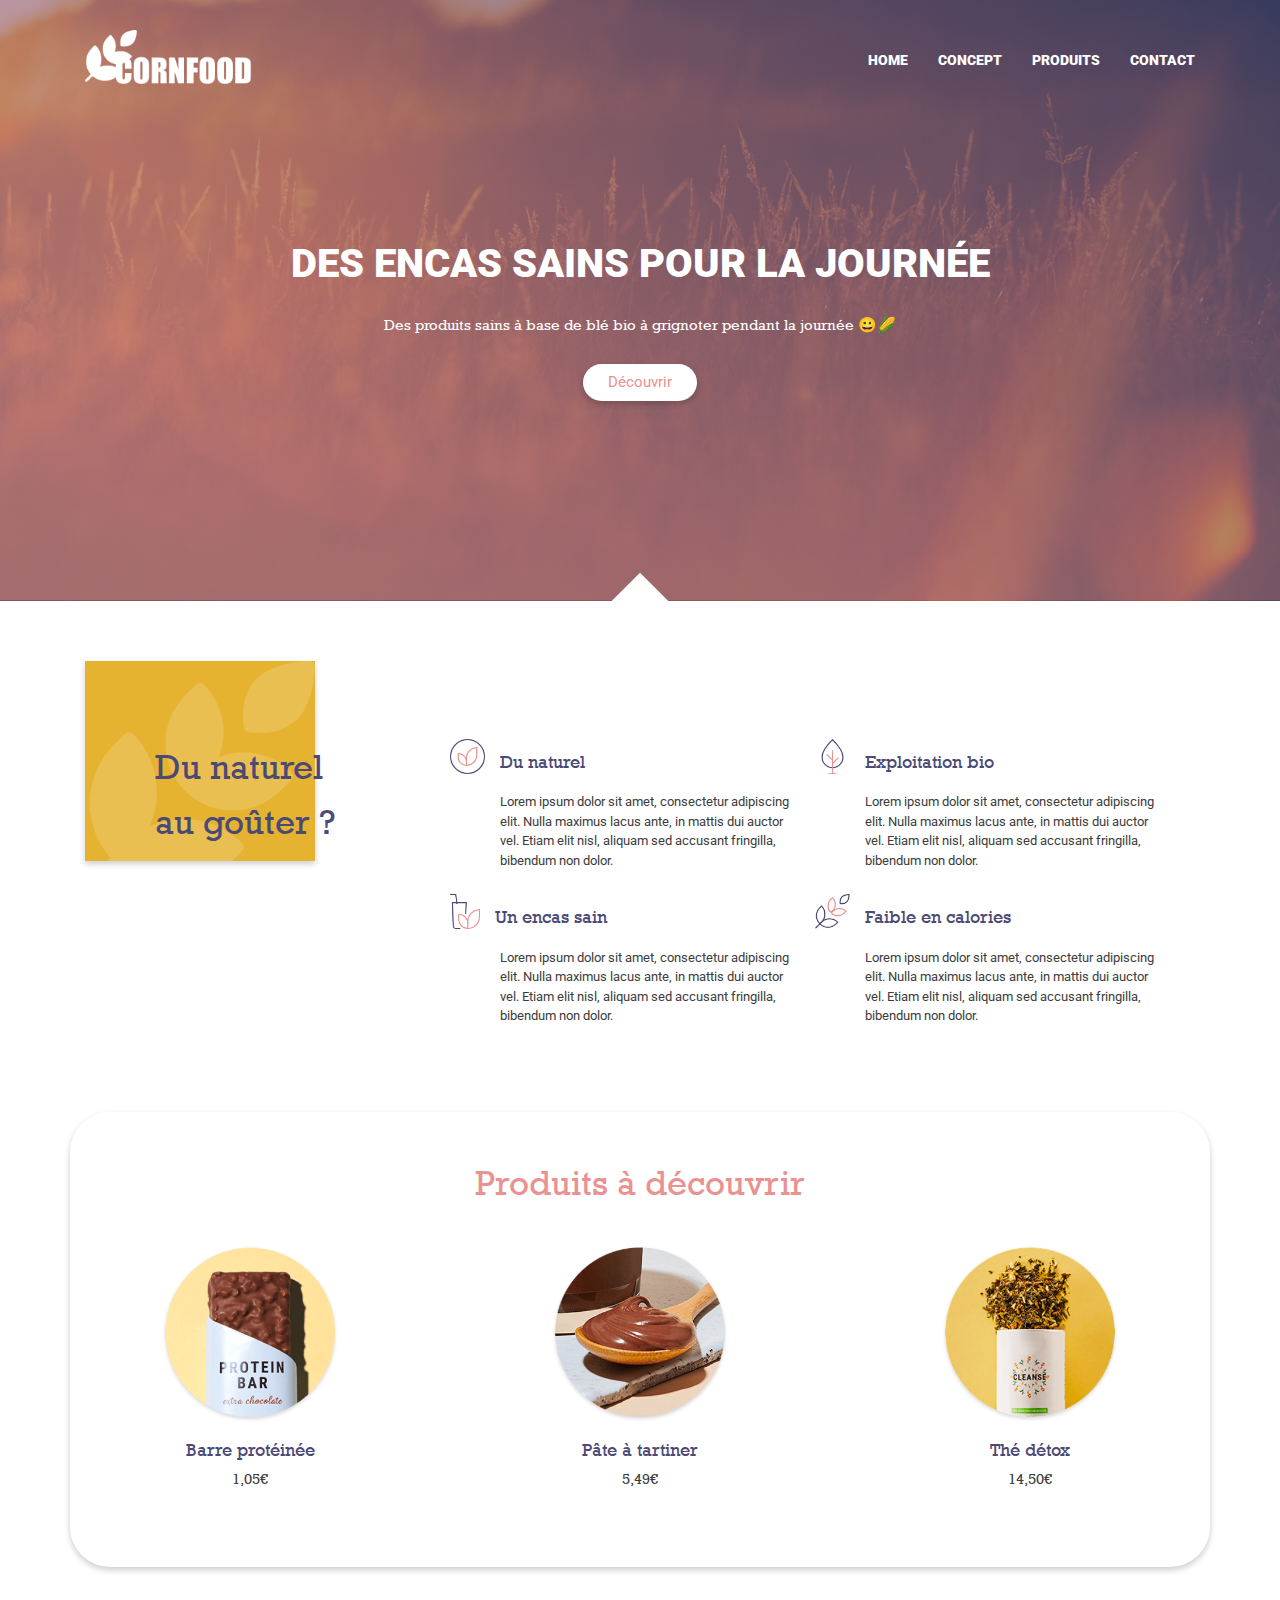
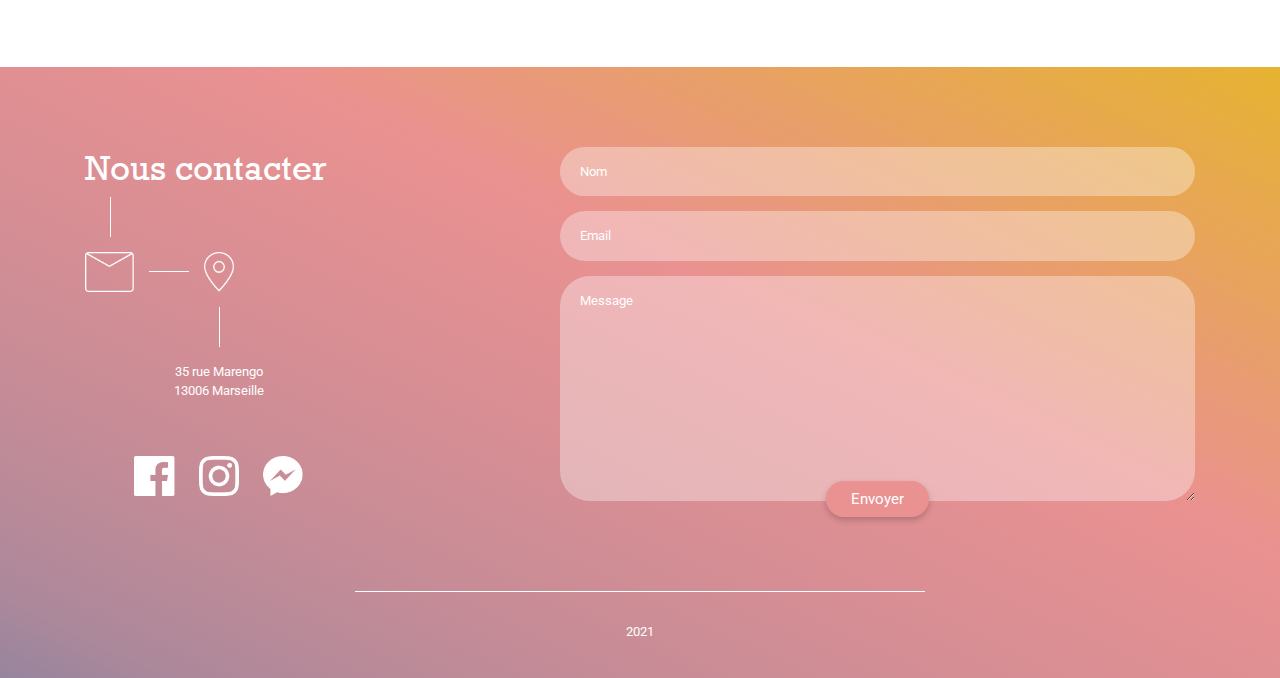
<file: cornfood/index.html>
<!DOCTYPE html>
<html lang="en">

<head>
    <meta charset="UTF-8">
    <meta name="viewport" content="width=device-width, initial-scale=1.0">
    <meta http-equiv="X-UA-Compatible" content="ie=edge">
    <title>Cornfood - Encas sains à base de blé bio</title>
    <link rel="icon" type="image/png" href="img/grain-1.png" />

    <link href="https://fonts.googleapis.com/css?family=Roboto:400,900" rel="stylesheet">

    <link rel="stylesheet" href="css/reset.css">
    <link rel="stylesheet" href="https://stackpath.bootstrapcdn.com/bootstrap/4.3.1/css/bootstrap.min.css">
    <link rel="stylesheet" href="css/style.css">
</head>

<body>
    <header id="entete">
        <div id="nav" class="container d-flex justify-content-between align-items-center">
            <img src="img/logo.png" alt="logo">
            <nav id="bt-menu" class="bt-menu">
                <a class="bt-menu-trigger"><span>Menu</span></a>
                <ul class="d-md-inline-flex d-sm-flex flex-sm-column flex-md-row roboto black">
                    <li><a href="#">Home</a></li>
                    <li><a href="#concept">Concept</a></li>
                    <li><a href="produits.html">Produits</a></li>
                    <li><a href="#contact">Contact</a></li>
                </ul>
            </nav>
        </div>
        <div id="titre" class="container d-flex justify-content-between flex-column align-items-center">
            <h1 class="roboto black">DES ENCAS SAINS POUR LA JOURNÉE</h1>
            <h2 class="rockwell">Des produits sains à base de blé bio à grignoter pendant la journée 😀🌽</h2>
            <a class="shadow" href="#concept">Découvrir</a>
        </div>
    </header>


    <section id="concept" class="container">
        <div class="row">
            <header class="col-md-4 col-sm-12">
                <h2>Du naturel<br>au goûter ?</h2>
            </header>
            <div class="col-md-8 col-sm-12 row">
                <article class="col-md-6 col-sm-12">
                    <img src="img/organic-2.png" alt="naturel">
                    <h3>Du naturel</h3>
                    <p>Lorem ipsum dolor sit amet, consectetur adipiscing elit. Nulla maximus lacus ante, in mattis dui
                        auctor vel. Etiam elit nisl, aliquam sed accusant fringilla, bibendum non dolor. </p>
                </article>
                <article class="col-md-6 col-sm-12">
                    <img src="img/organic-1.png" alt="bio">
                    <h3>Exploitation bio</h3>
                    <p>Lorem ipsum dolor sit amet, consectetur adipiscing elit. Nulla maximus lacus ante, in mattis dui
                        auctor vel. Etiam elit nisl, aliquam sed accusant fringilla, bibendum non dolor. </p>
                </article>
                <article class="col-md-6 col-sm-12">
                    <img src="img/detox.png" alt="sain">
                    <h3>Un encas sain</h3>
                    <p>Lorem ipsum dolor sit amet, consectetur adipiscing elit. Nulla maximus lacus ante, in mattis dui
                        auctor vel. Etiam elit nisl, aliquam sed accusant fringilla, bibendum non dolor. </p>
                </article>
                <article class="col-md-6 col-sm-12">
                    <img src="img/grain-1.png" alt="light">
                    <h3>Faible en calories</h3>
                    <p>Lorem ipsum dolor sit amet, consectetur adipiscing elit. Nulla maximus lacus ante, in mattis dui
                        auctor vel. Etiam elit nisl, aliquam sed accusant fringilla, bibendum non dolor. </p>
                </article>
            </div>
        </div>
    </section>

    <section id="produits" class="container shadow">
        <h2>Produits à découvrir</h2>
        <ul class="row">
            <li class="col-md-4 col-sm-12">
                <img src="img/Image 1.png" alt="">
                <h3>Barre protéinée</h3>
                <span class="rockwell">1,05€</span>
            </li>
            <li class="col-md-4 col-sm-12">
                <img src="img/Image 2.png" alt="">
                <h3>Pâte à tartiner</h3>
                <span class="rockwell">5,49€</span>
            </li>
            <li class="col-md-4 col-sm-12">
                <img src="img/Image 3.png" alt="">
                <h3>Thé détox</h3>
                <span class="rockwell">14,50€</span>
            </li>
        </ul>
    </section>

    <footer id="contact">
        <div class="container ">
            <div class="row">
                <aside class="col-md-5 col-sm-12">
                    <h2>Nous contacter</h2>
                    <div id="email">
                        <div class="d-flex align-items-center">
                            <img src="img/mail.png" alt="contact">
                            <span id="sep"></span>
                            <img src="img/pin-3.png" alt="">
                        </div>
                    </div>
                    <p id="adresse">35 rue Marengo<br>13006 Marseille</p>
                    <ul class="d-flex justify-content-center">
                        <li><a href="#"><img src="img/logo-facebook.png" alt=""></a></li>
                        <li class="mx-4"><a href="#"><img src="img/logo-instagram.png" alt=""></a></li>
                        <li><a href="#"><img src="img/logo-messenger.png" alt=""></a></li>
                    </ul>
                </aside>
                <form action="" class="col-md-7 col-sm-12 d-flex flex-column justify-content-center align-items-center">
                    <input type="text" placeholder="Nom">
                    <input type="text" placeholder="Email">
                    <textarea name="" id="" cols="30" rows="10" placeholder="Message"></textarea>
                    <button type="submit" class="bouton shadow">Envoyer</button>
                </form>
            </div>
            <div class="footer row flex-column justify-content-center align-items-center mt-4">
                <p>2021</p>
            </div>
        </div>
    </footer>


</body>

</html>
</file>
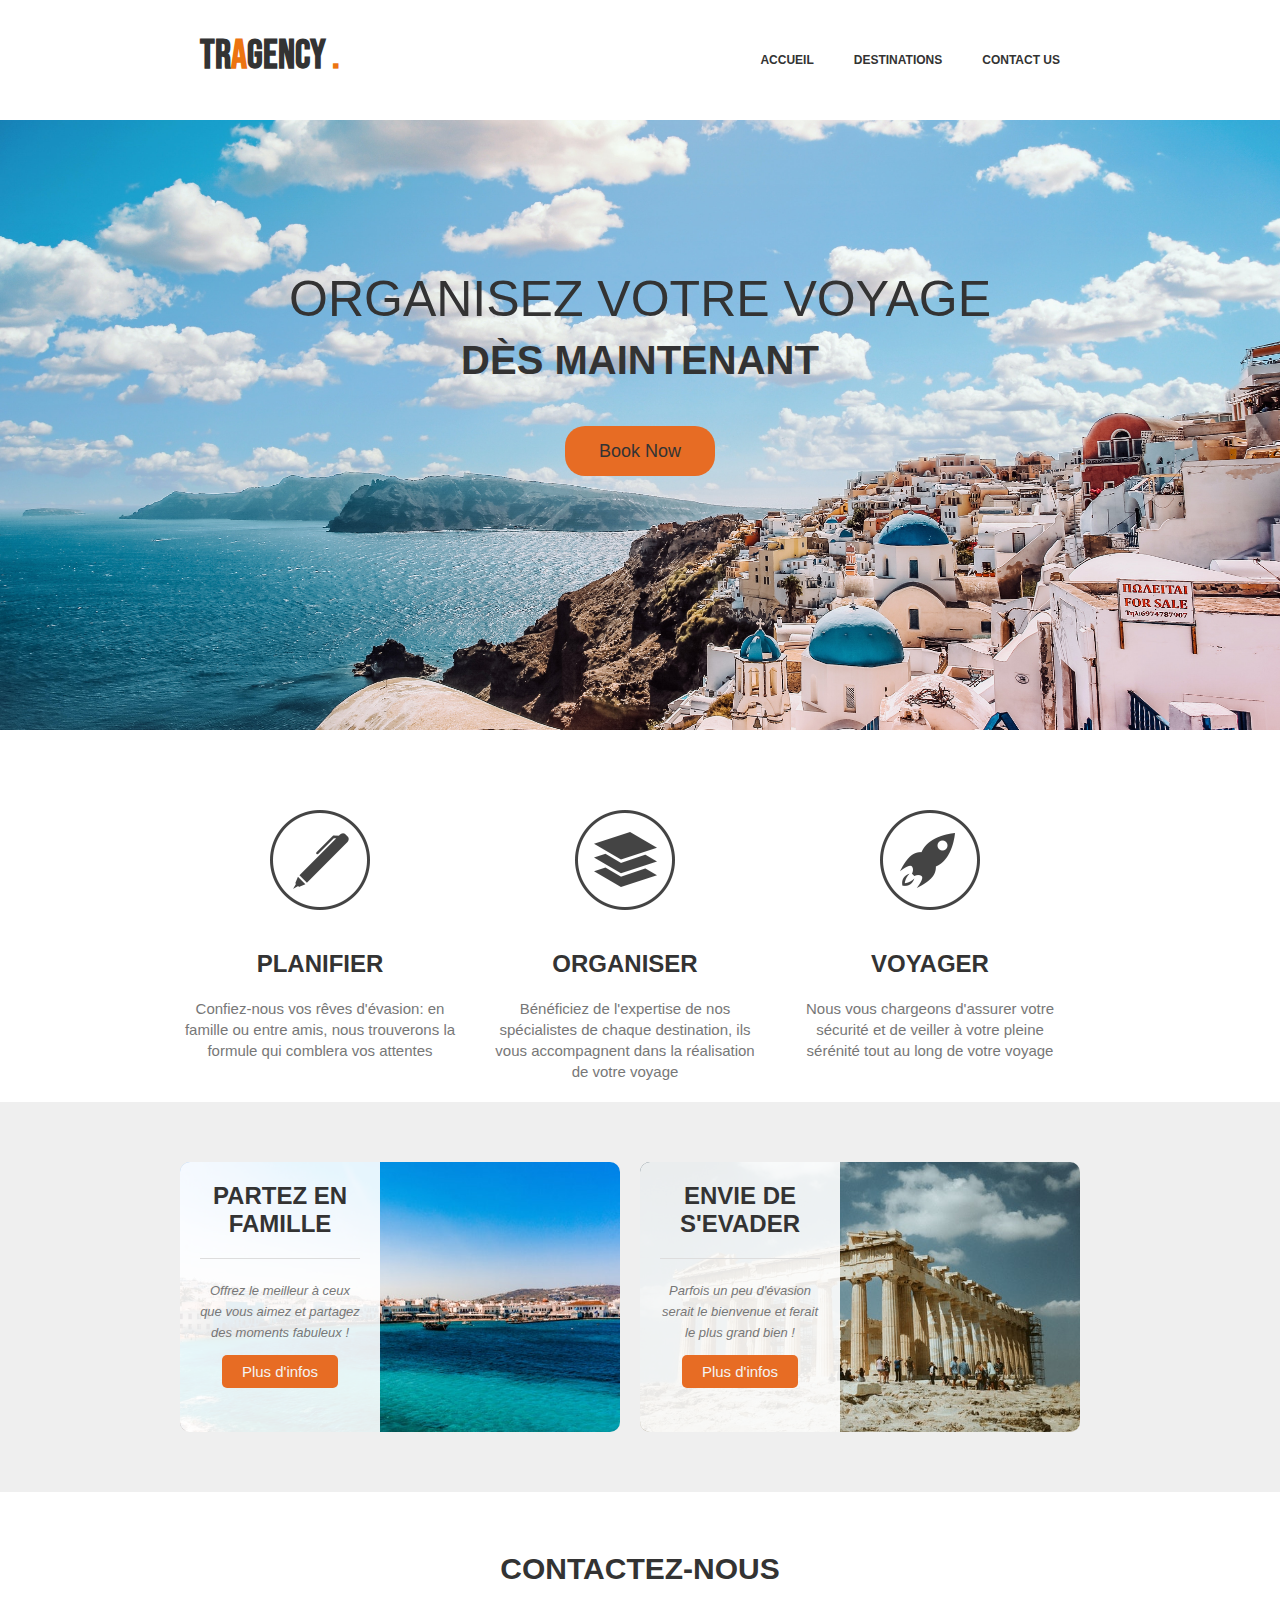
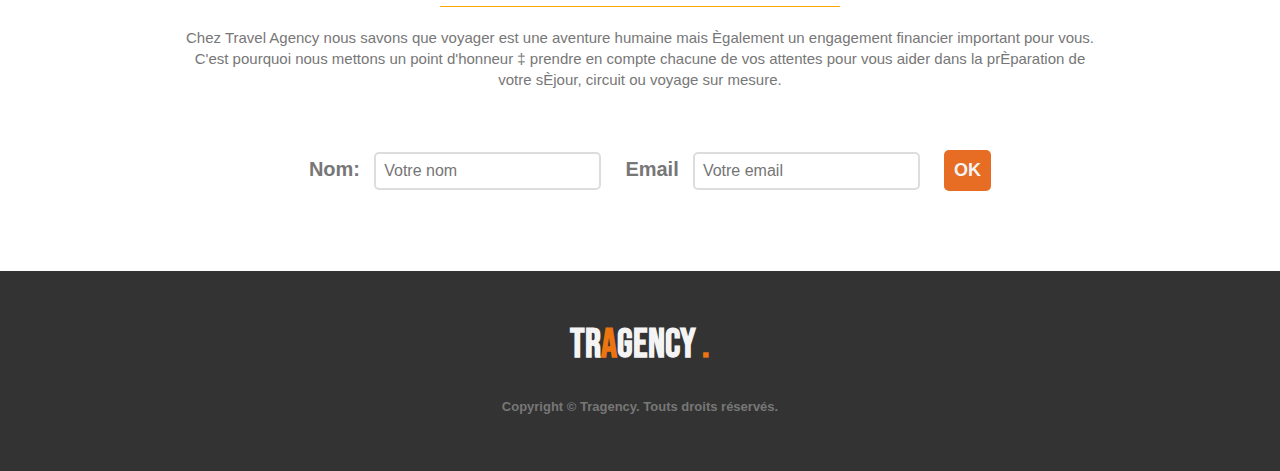
<file: travel/index.html>
<!DOCTYPE html>
<html lang="en">
<head>
    <meta charset="UTF-8">
    <meta name="viewport" content="width=device-width, initial-scale=1.0">
    
    <link rel="stylesheet" href="style.css">
    <link rel="preconnect" href="https://fonts.gstatic.com">
    <link href="https://fonts.googleapis.com/css2?family=Bebas+Neue&display=swap" rel="stylesheet">
    <title>TrAgency</title>
</head>
<body>
    <header>
        <div class="wrapper">
            <h1>Tr<span class="logo">a</span>gency <span class="dot">.</span></h1>

            <nav>
                <ul>
                    <li><a href="#main">Accueil</a></li>
                    <li><a href="#steps">Destinations</a></li>
                    <li><a href="#contact">Contact Us</a></li>
                </ul>
            </nav>
        </div>
    </header>
    <section id="main">
        <div class="wrapper">
            <h2>Organisez votre voyage <br> <span class="toutdesuit"> dès maintenant</span></h2>
            <a href="#" class="btn-1">Book Now</a>
            
        </div>
    </section>
    <section id="steps">
        <div class="wrapper">
            <ul>
                <li id="step-1">
                    <h4>Planifier</h4>
                    <p>Confiez-nous vos rêves d'évasion: en famille ou entre amis, nous trouverons la formule qui comblera vos attentes</p>
                </li>
                <li id="step-2">
                    <h4>Organiser</h4>
                    <p>Bénéficiez de l'expertise de nos spécialistes de chaque destination, ils vous accompagnent dans la réalisation de votre voyage</p>
                </li>
                <li id="step-3">
                    <h4>Voyager</h4>
                    <p>Nous vous chargeons d'assurer votre sécurité et de veiller à votre pleine sérénité tout au long de votre voyage  </p>
                </li>
            </ul>
            <div class="clear"></div>
        </div>
    </section>
    <section id="possib">
        <div class="wrapper">
            <article class="trip">
                <div class="overlay">
                    <h4>Partez en famille</h4>
                    <p><small>Offrez le meilleur à ceux que vous aimez et partagez des moments fabuleux !</small></p>
                    <a href="#" class="btn-2">Plus d'infos</a>
                </div>
                  
            </article>
            <article class="trip-2">
                <div class="overlay">
                    <h4>Envie de s'evader</h4>
                    <p><small>Parfois un peu d'évasion serait le bienvenue et ferait le plus grand bien !</small></p>
                    <a href="#" class="btn-2">Plus d'infos</a>
                </div>    
            </article>
            <div class="clear"></div>
        </div>
    </section>

    <section id="contact">
        <div class="wrapper">
            <h3>Contactez-nous</h3>
            <p>Chez Travel Agency nous savons que voyager est une aventure humaine mais Ègalement un engagement financier important pour vous. C'est pourquoi nous mettons un point d'honneur ‡ prendre en compte chacune de vos attentes pour vous aider dans la prÈparation de votre sÈjour, circuit ou voyage sur mesure.</p>
            
            <form action="">
                <label for="name">Nom:</label>
                <input type="text" id="name" placeholder="Votre nom">
                <label for="email">Email</label>
                <input type="text" id="email" placeholder="Votre email">
                <input type="submit" value="OK" class="btn-contact">
            </form>  
        </div>
    </section>
    <footer>
        <div class="wrapper">
            <h1>Tr<span class="logo">a</span>gency <span class="dot">.</span></h1>
            <div class="copyright">Copyright &copy; Tragency. Touts droits réservés.</div>
        </div>
    </footer>
    
</body>
</html>
</file>
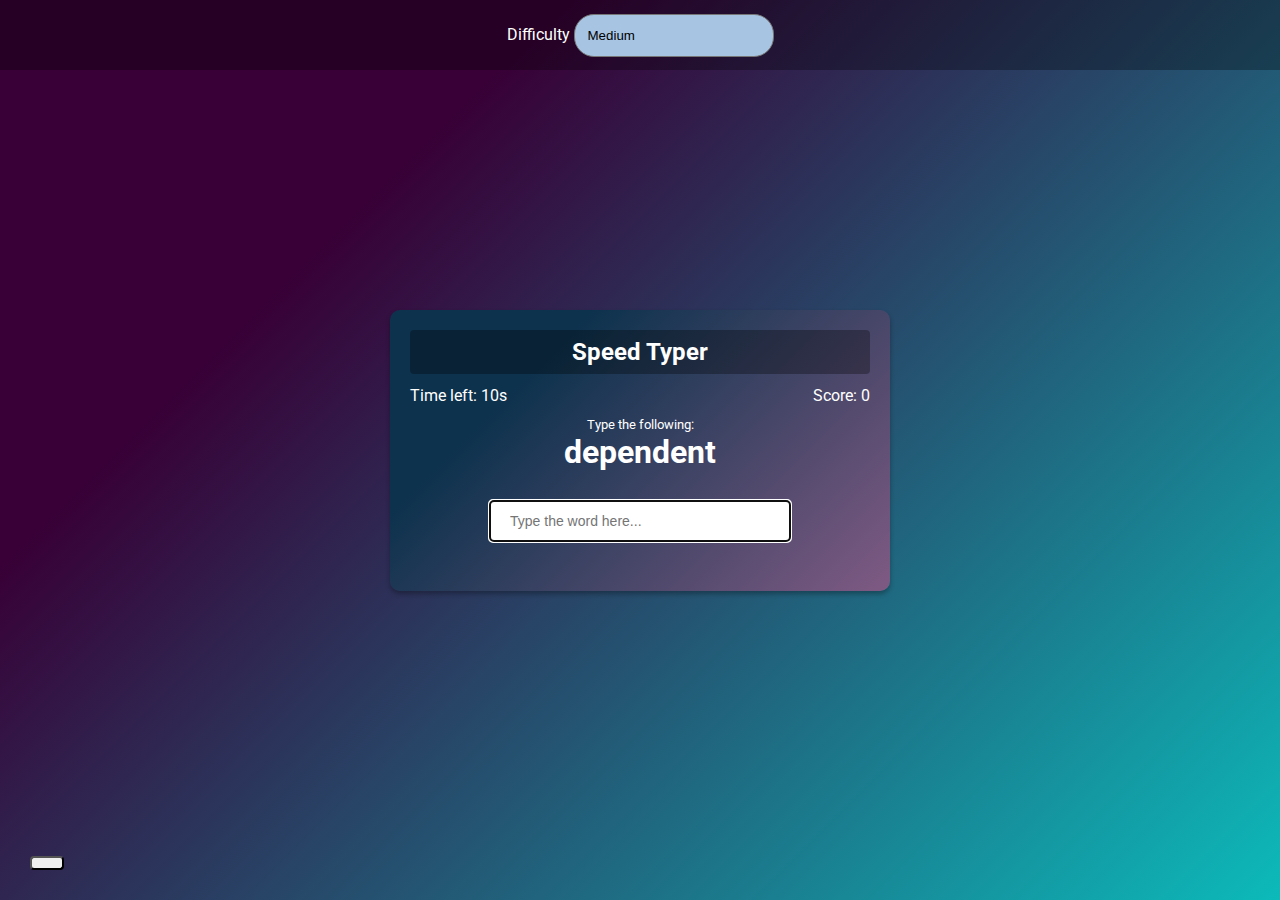
<file: typing-game/index.html>
<!DOCTYPE html>
<html lang="en">
  <head>
    <meta charset="UTF-8" />
    <meta name="viewport" content="width=device-width, initial-scale=1.0" />
    <meta http-equiv="X-UA-Compatible" content="ie=edge" />
    <link
      rel="stylesheet"
      href="https://cdnjs.cloudflare.com/ajax/libs/font-awesome/5.11.2/css/all.min.css"
      integrity="sha256-+N4/V/SbAFiW1MPBCXnfnP9QSN3+Keu+NlB+0ev/YKQ="
      crossorigin="anonymous"
    />
    <link rel="stylesheet" href="style.css" />
    <title>Speed Typer</title>
  </head>
  <body>
    <button id="settings-btn" class="settings-btn">
      <i class="fas fa-cog"></i>
    </button>

    <div id="settings" class="settings">
      <form id="settings-form">
        <div>
          <label for="difficulty">Difficulty</label>
          <select id="difficulty">
            <option value="easy">Easy</option>
            <option value="medium">Medium</option>
            <option value="hard">Hard</option>
          </select>
        </div>
      </form>
    </div>

    <div class="container">
      <h2>Speed Typer</h2>
      <small>Type the following:</small>

      <h1 id="word"></h1>

      <input
        type="text"
        id="text"
        autocomplete="off"
        placeholder="Type the word here..."
      />

      <p class="time-container">Time left: <span id="time">10s</span></p>

      <p class="score-container">Score: <span id="score">0</span></p>

      <div id="end-game-container" class="end-game-container"></div>
    </div>

    <script src="script.js"></script>
  </body>
</html>
</file>
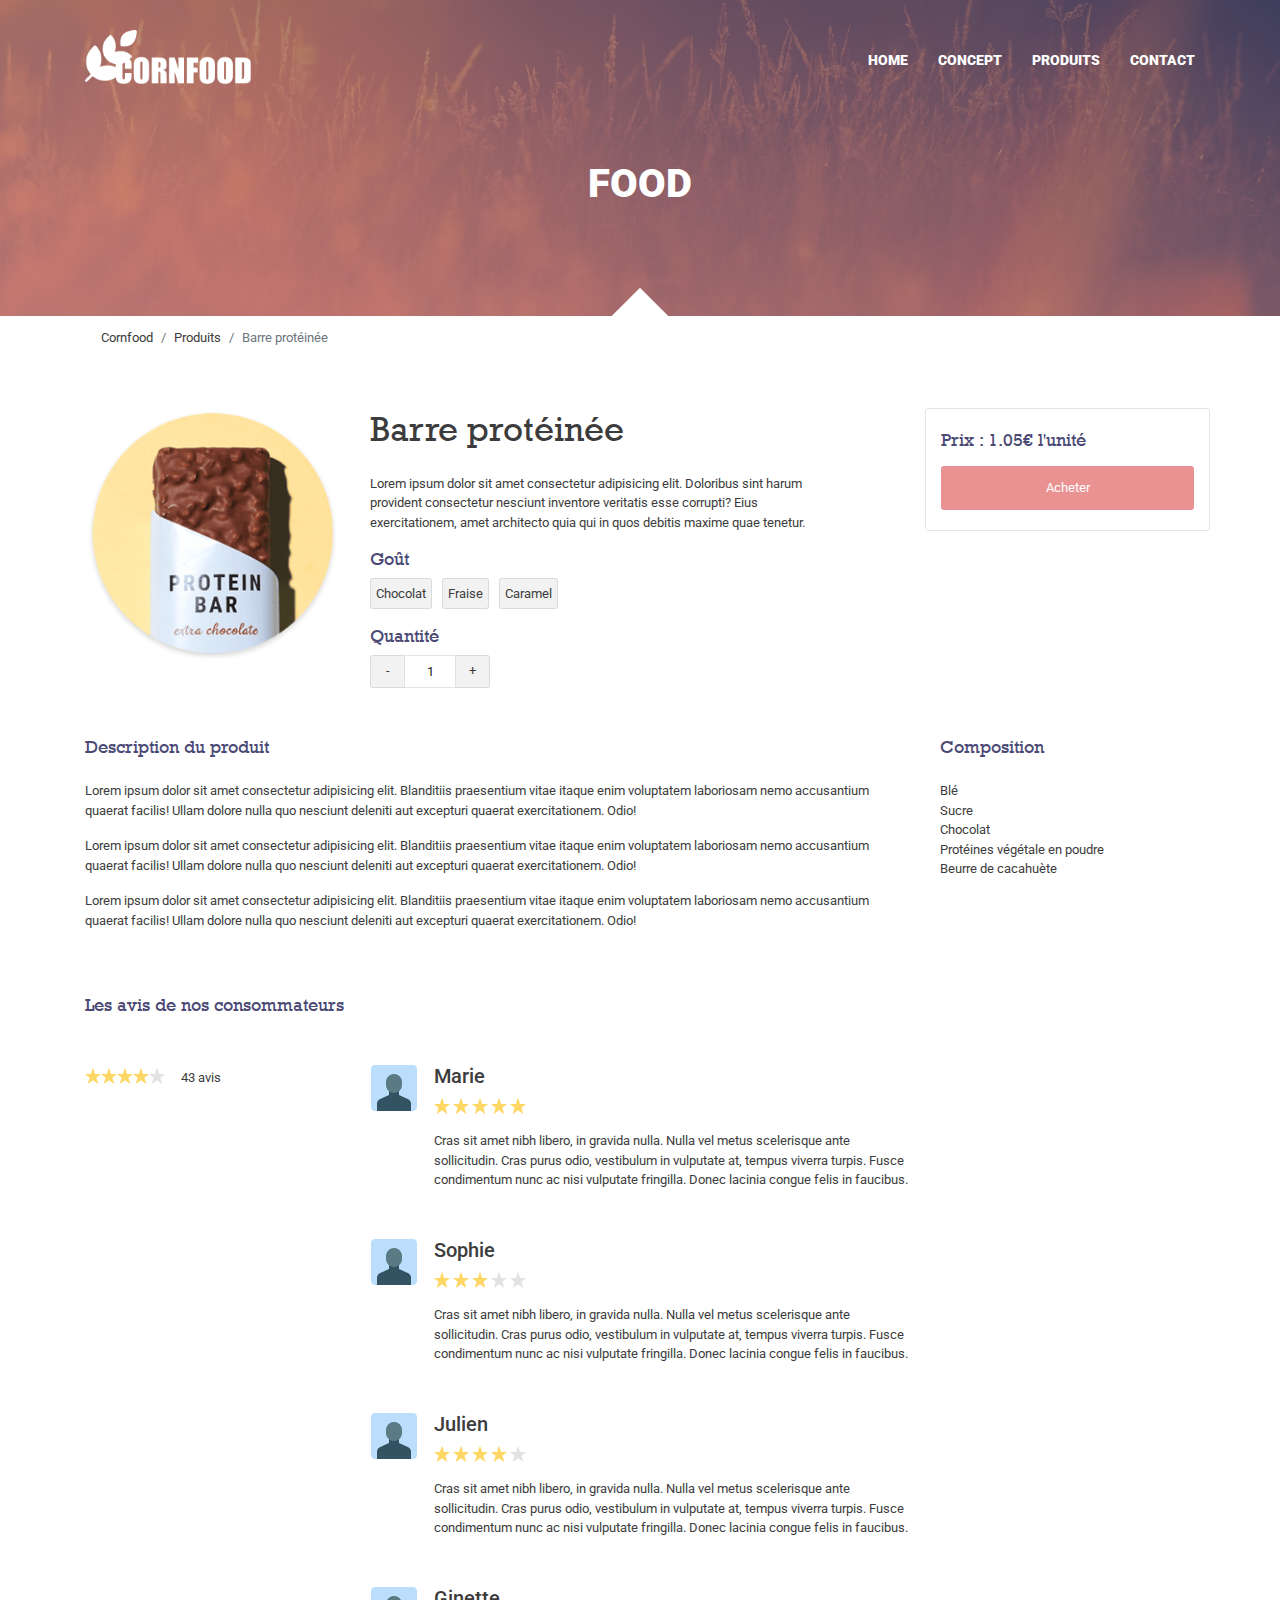
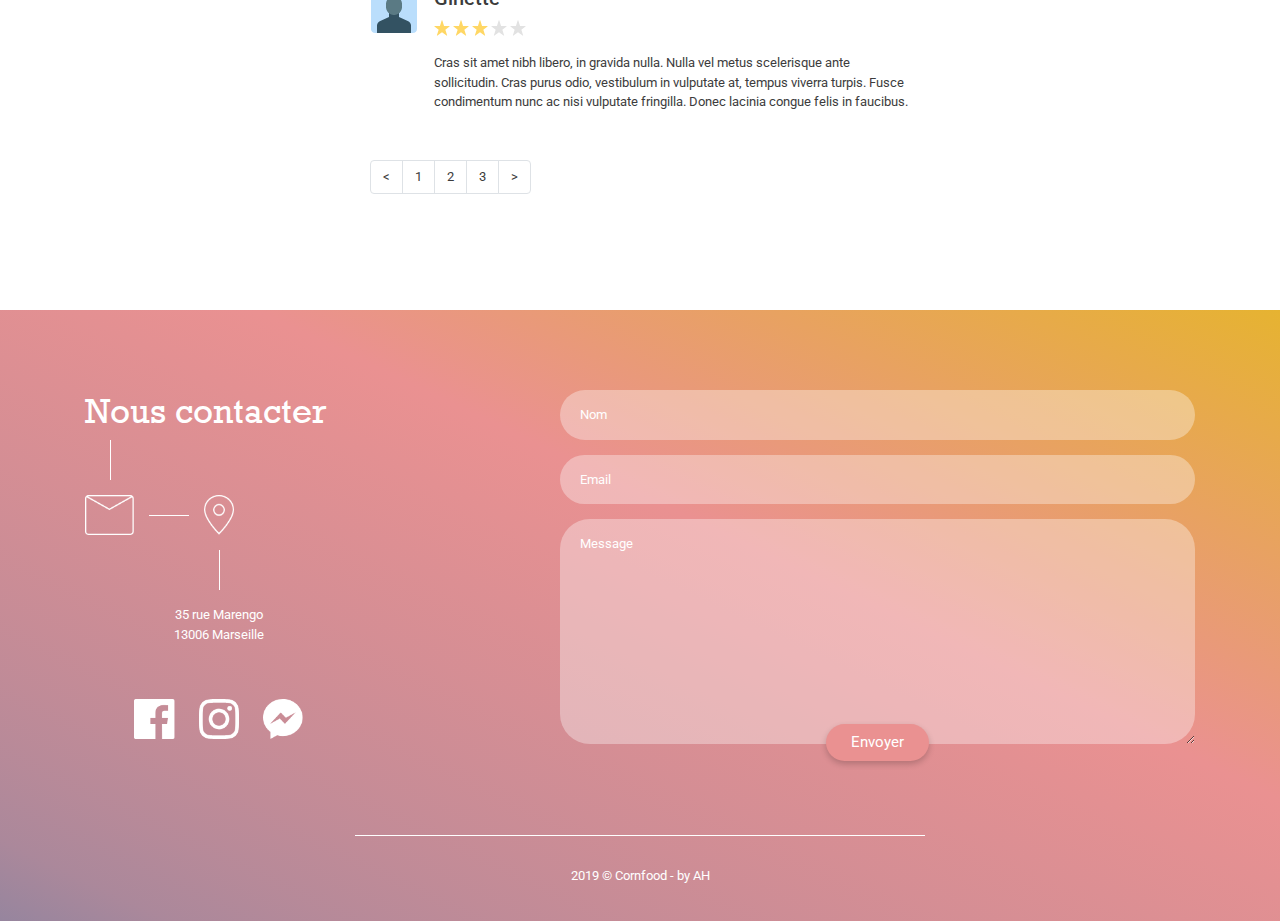
<file: cornfood/produit.html>
<!DOCTYPE html>
<html lang="en">

<head>
    <meta charset="UTF-8">
    <meta name="viewport" content="width=device-width, initial-scale=1.0">
    <meta http-equiv="X-UA-Compatible" content="ie=edge">
    <title>Cornfood - Encas sains à base de blé bio</title>
    <link rel="icon" type="image/png" href="img/grain-1.png" />

    <link href="https://fonts.googleapis.com/css?family=Roboto:400,900" rel="stylesheet">

    <link rel="stylesheet" href="css/reset.css">
    <link rel="stylesheet" href="https://stackpath.bootstrapcdn.com/bootstrap/4.3.1/css/bootstrap.min.css">
    <link rel="stylesheet" href="css/style.css">
</head>

<body>
    <header id="entete">
        <div id="nav" class="container d-flex justify-content-between align-items-center">
            <img src="img/logo.png" alt="logo">
            <nav id="bt-menu" class="bt-menu">
                <a class="bt-menu-trigger"><span>Menu</span></a>
                <ul class="d-md-inline-flex d-sm-flex flex-sm-column flex-md-row roboto black">
                    <li><a href="index.html">Home</a></li>
                    <li><a href="index.html#concept">Concept</a></li>
                    <li><a href="produits.html">Produits</a></li>
                    <li><a href="#contact">Contact</a></li>
                </ul>
            </nav>
        </div>
        <div id="titre" class="shorter container d-flex justify-content-between flex-column align-items-center">
            <h1 class="roboto black">FOOD</h1>
        </div>
    </header>

    <section id="infos" class="container">
        <nav aria-label="breadcrumb">
            <ol class="breadcrumb">
                <li class="breadcrumb-item"><a href="index.html">Cornfood</a></li>
                <li class="breadcrumb-item"><a href="produits.html">Produits</a></li>
                <li class="breadcrumb-item active" aria-current="page">Barre protéinée</li>
            </ol>
        </nav>
        <article class="row my-5 align-items-start">
            <div class="col-12 col-md-3 text-center">
                <img src="img/Image 1.png" class="img-fluid">
            </div>
            <div class="col-12 col-md-5">
                <h2 class="mb-4">Barre protéinée</h2>
                <p>Lorem ipsum dolor sit amet consectetur adipisicing elit. Doloribus sint harum provident consectetur
                    nesciunt inventore veritatis esse corrupti? Eius exercitationem, amet architecto quia qui in quos
                    debitis maxime quae tenetur.</p>
                <h3>Goût</h3>
                <ul class="flavor d-flex">
                    <li><a href="#">Chocolat</a></li>
                    <li><a href="#">Fraise</a></li>
                    <li><a href="#">Caramel</a></li>
                </ul>
                <h3>Quantité</h3>
                <div class="d-flex">
                    <span class="number">-</span>
                    <input type="text" value="1" id="">
                    <span class="number">+</span>
                </div>
            </div>
            <div class="col-12 col-md-3 mt-5 mt-md-0 offset-md-1 buy">
                <h3 class="mb-3">Prix : 1.05€ l'unité</h3>
                <a href="#" id="buy">Acheter</a>
            </div>
        </article>
        <div class="row">
            <article class="col-12 col-md-9">
                <h3 class="mb-4">Description du produit</h3>
                <p>Lorem ipsum dolor sit amet consectetur adipisicing elit. Blanditiis praesentium vitae itaque enim
                    voluptatem laboriosam nemo accusantium quaerat facilis! Ullam dolore nulla quo nesciunt deleniti aut
                    excepturi quaerat exercitationem. Odio!</p>
                <p>Lorem ipsum dolor sit amet consectetur adipisicing elit. Blanditiis praesentium vitae itaque enim
                    voluptatem laboriosam nemo accusantium quaerat facilis! Ullam dolore nulla quo nesciunt deleniti aut
                    excepturi quaerat exercitationem. Odio!</p>
                <p>Lorem ipsum dolor sit amet consectetur adipisicing elit. Blanditiis praesentium vitae itaque enim
                    voluptatem laboriosam nemo accusantium quaerat facilis! Ullam dolore nulla quo nesciunt deleniti aut
                    excepturi quaerat exercitationem. Odio!</p>
            </article>
            <aside class="col-12 col-md-3">
                <h3 class="mb-4">Composition</h3>
                <ul>
                    <li>Blé</li>
                    <li>Sucre</li>
                    <li>Chocolat</li>
                    <li>Protéines végétale en poudre</li>
                    <li>Beurre de cacahuète</li>
                </ul>
            </aside>
        </div>
    </section>

    <section id="avis" class="container mt-5">
        <h3>Les avis de nos consommateurs</h3>
        <div class="row mt-5">
            <div class="col-md-3">
                <div class="stars mb-3 d-flex align-items-center">
                    <img src="img/star-rate.png" alt="">
                    <img src="img/star-rate.png" alt="">
                    <img src="img/star-rate.png" alt="">
                    <img src="img/star-rate.png" alt="">
                    <img src="img/star-rate-grey.png" alt="">
                    <span class="ml-3 mt-1">43 avis</span>
                </div>
            </div>
            <ul class="col-12 col-md-6">
                <li class="media mb-5"><img src="img/user-frame-33.png" class="mr-3" alt="...">
                    <div class="media-body">
                        <h5 class="mt-0">Marie</h5>
                        <div class="stars mb-3">
                            <img src="img/star-rate.png" alt="">
                            <img src="img/star-rate.png" alt="">
                            <img src="img/star-rate.png" alt="">
                            <img src="img/star-rate.png" alt="">
                            <img src="img/star-rate.png" alt="">
                        </div>
                        Cras sit amet nibh libero, in gravida nulla. Nulla vel metus scelerisque ante sollicitudin. Cras
                        purus
                        odio,
                        vestibulum in vulputate at, tempus viverra turpis. Fusce condimentum nunc ac nisi vulputate
                        fringilla.
                        Donec
                        lacinia congue felis in faucibus.
                    </div>
                </li>
                <li class="media mb-5"><img src="img/user-frame-33.png" class="mr-3" alt="...">
                    <div class="media-body">
                        <h5 class="mt-0">Sophie</h5>
                        <div class="stars mb-3">
                            <img src="img/star-rate.png" alt="">
                            <img src="img/star-rate.png" alt="">
                            <img src="img/star-rate.png" alt="">
                            <img src="img/star-rate-grey.png" alt="">
                            <img src="img/star-rate-grey.png" alt="">
                        </div>
                        Cras sit amet nibh libero, in gravida nulla. Nulla vel metus scelerisque ante sollicitudin. Cras
                        purus
                        odio,
                        vestibulum in vulputate at, tempus viverra turpis. Fusce condimentum nunc ac nisi vulputate
                        fringilla.
                        Donec
                        lacinia congue felis in faucibus.
                    </div>
                </li>
                <li class="media mb-5"><img src="img/user-frame-33.png" class="mr-3" alt="...">
                    <div class="media-body">
                        <h5 class="mt-0">Julien</h5>
                        <div class="stars mb-3">
                            <img src="img/star-rate.png" alt="">
                            <img src="img/star-rate.png" alt="">
                            <img src="img/star-rate.png" alt="">
                            <img src="img/star-rate.png" alt="">
                            <img src="img/star-rate-grey.png" alt="">
                        </div>
                        Cras sit amet nibh libero, in gravida nulla. Nulla vel metus scelerisque ante sollicitudin. Cras
                        purus
                        odio,
                        vestibulum in vulputate at, tempus viverra turpis. Fusce condimentum nunc ac nisi vulputate
                        fringilla.
                        Donec
                        lacinia congue felis in faucibus.
                    </div>
                </li>
                <li class="media mb-5"><img src="img/user-frame-33.png" class="mr-3" alt="...">
                    <div class="media-body">
                        <h5 class="mt-0">Ginette</h5>
                        <div class="stars mb-3">
                            <img src="img/star-rate.png" alt="">
                            <img src="img/star-rate.png" alt="">
                            <img src="img/star-rate.png" alt="">
                            <img src="img/star-rate-grey.png" alt="">
                            <img src="img/star-rate-grey.png" alt="">
                        </div>
                        Cras sit amet nibh libero, in gravida nulla. Nulla vel metus scelerisque ante sollicitudin. Cras
                        purus
                        odio,
                        vestibulum in vulputate at, tempus viverra turpis. Fusce condimentum nunc ac nisi vulputate
                        fringilla.
                        Donec
                        lacinia congue felis in faucibus.
                    </div>
                </li>
                <li>
                    <nav>
                        <ul class="pagination">
                            <li class="page-item"><a class="page-link" href="#">&lt;</a></li>
                            <li class="page-item"><a class="page-link" href="#">1</a></li>
                            <li class="page-item"><a class="page-link" href="#">2</a></li>
                            <li class="page-item"><a class="page-link" href="#">3</a></li>
                            <li class="page-item"><a class="page-link" href="#">&gt;</a></li>
                        </ul>
                    </nav>
                </li>
            </ul>
        </div>
    </section>


    <footer id="contact">
        <div class="container ">
            <div class="row">
                <aside class="col-md-5 col-sm-12">
                    <h2>Nous contacter</h2>
                    <div id="email">
                        <div class="d-flex align-items-center">
                            <img src="img/mail.png" alt="contact">
                            <span id="sep"></span>
                            <img src="img/pin-3.png" alt="">
                        </div>
                    </div>
                    <p id="adresse">35 rue Marengo<br>13006 Marseille</p>
                    <ul class="d-flex justify-content-center">
                        <li><a href="#"><img src="img/logo-facebook.png" alt=""></a></li>
                        <li class="mx-4"><a href="#"><img src="img/logo-instagram.png" alt=""></a></li>
                        <li><a href="#"><img src="img/logo-messenger.png" alt=""></a></li>
                    </ul>
                </aside>
                <form action="" class="col-md-7 col-sm-12 d-flex flex-column justify-content-center align-items-center">
                    <input type="text" placeholder="Nom">
                    <input type="text" placeholder="Email">
                    <textarea name="" id="" cols="30" rows="10" placeholder="Message"></textarea>
                    <button type="submit" class="bouton shadow">Envoyer</button>
                </form>
            </div>
            <div class="footer row flex-column justify-content-center align-items-center mt-4">
                <p>2019 © Cornfood - by AH</p>
            </div>
        </div>
    </footer>

</body>

</html>
</file>
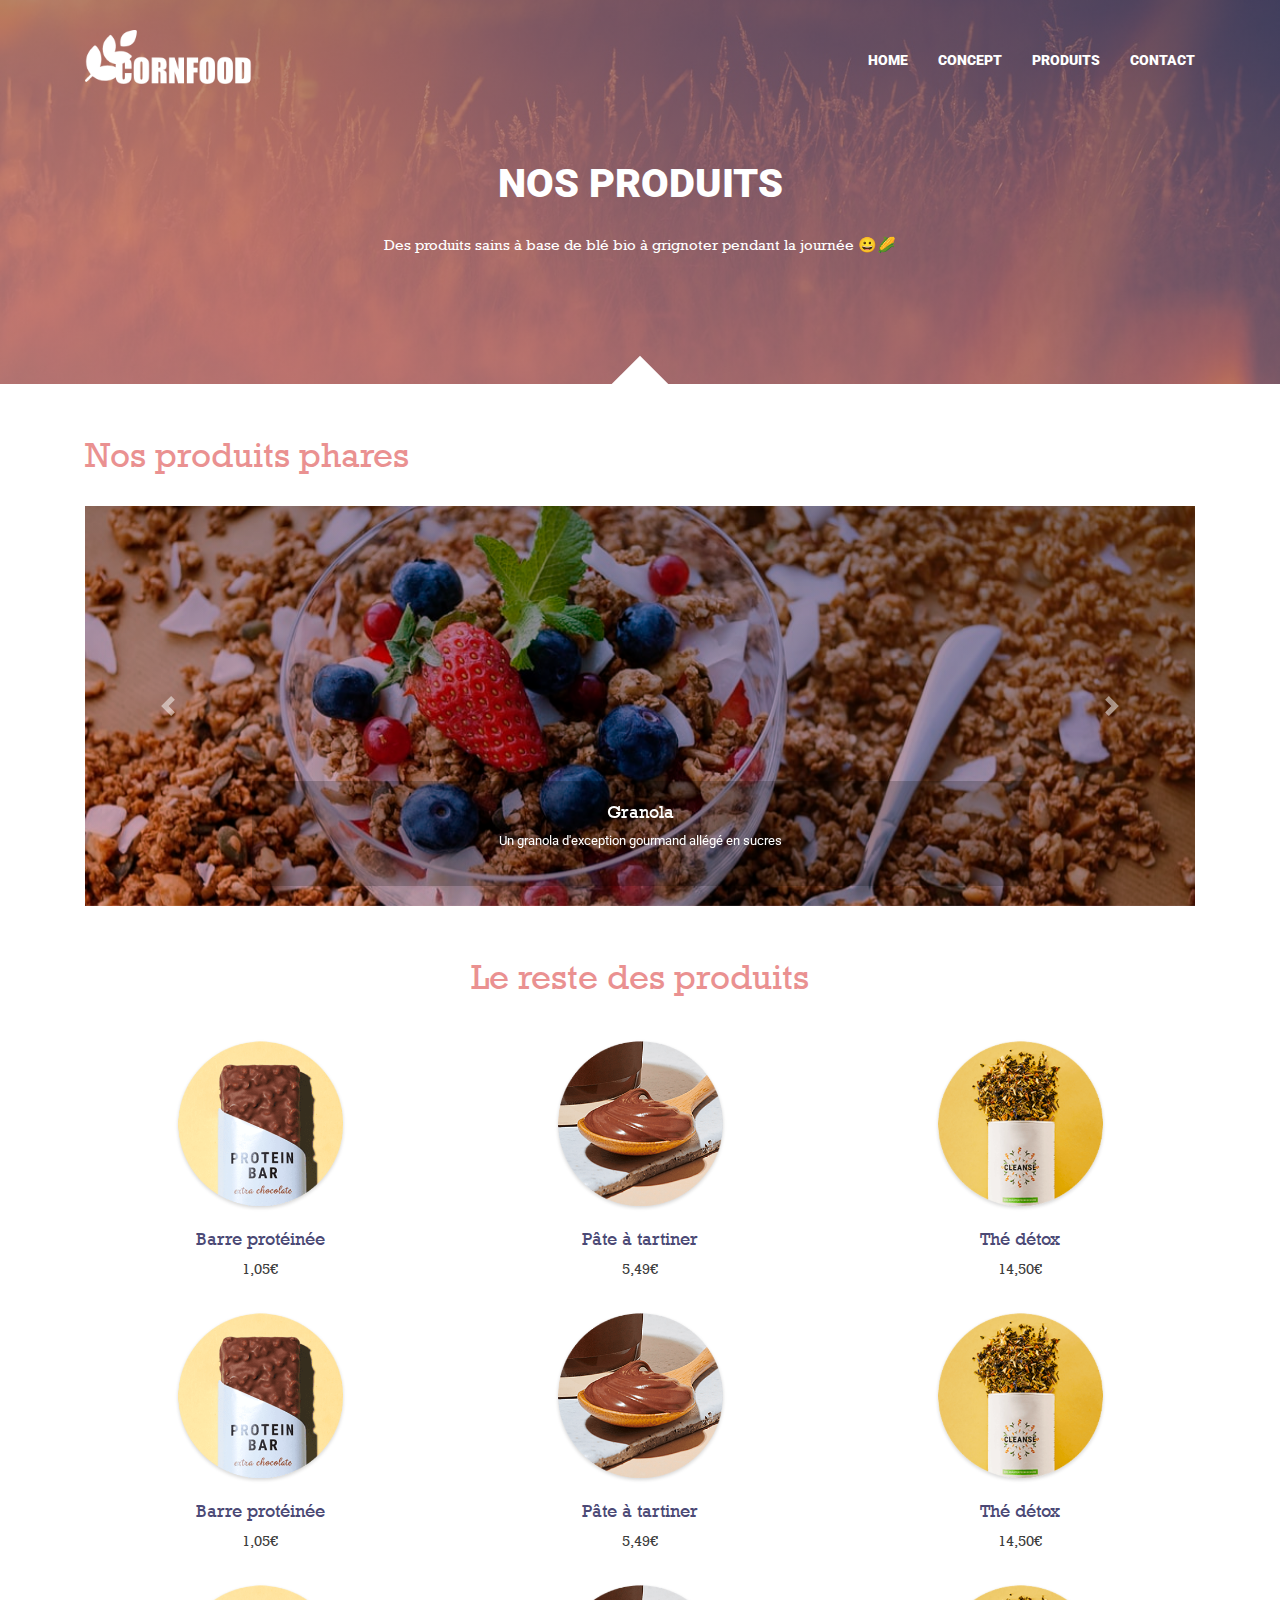
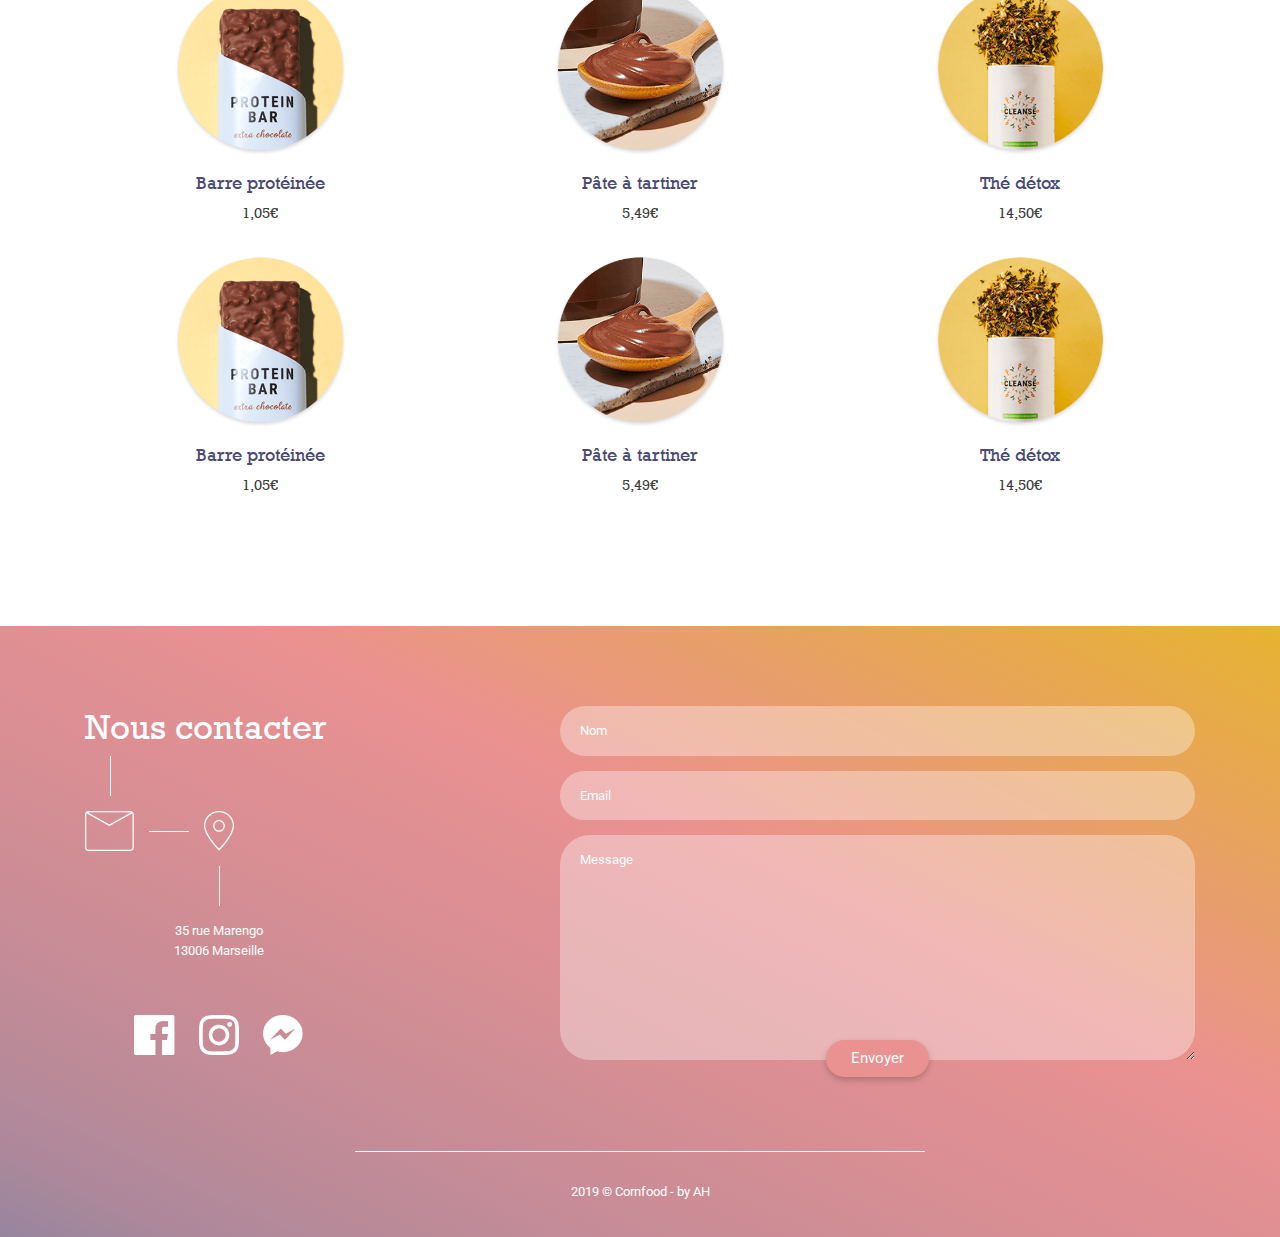
<file: cornfood/produits.html>
<!DOCTYPE html>
<html lang="en">

<head>
    <meta charset="UTF-8">
    <meta name="viewport" content="width=device-width, initial-scale=1.0">
    <meta http-equiv="X-UA-Compatible" content="ie=edge">
    <title>Cornfood - Encas sains à base de blé bio</title>
    <link rel="icon" type="image/png" href="img/grain-1.png" />

    <link href="https://fonts.googleapis.com/css?family=Roboto:400,900" rel="stylesheet">

    <link rel="stylesheet" href="css/reset.css">
    <link rel="stylesheet" href="https://stackpath.bootstrapcdn.com/bootstrap/4.3.1/css/bootstrap.min.css">
    <link rel="stylesheet" href="css/style.css">
</head>

<body>
    <header id="entete">
        <div id="nav" class="container d-flex justify-content-between align-items-center">
            <img src="img/logo.png" alt="logo">
            <nav id="bt-menu" class="bt-menu">
                <a class="bt-menu-trigger"><span>Menu</span></a>
                <ul class="d-md-inline-flex d-sm-flex flex-sm-column flex-md-row roboto black">
                    <li><a href="index.html">Home</a></li>
                    <li><a href="index.html#concept">Concept</a></li>
                    <li><a href="produits.html">Produits</a></li>
                    <li><a href="#contact">Contact</a></li>
                </ul>
            </nav>
        </div>
        <div id="titre" class="shorter container d-flex justify-content-between flex-column align-items-center">
            <h1 class="roboto black">NOS PRODUITS</h1>
            <h2 class="rockwell">Des produits sains à base de blé bio à grignoter pendant la journée 😀🌽</h2>
        </div>
    </header>

    <section id="featured" class="container">
        <h2>Nos produits phares</h2>
        <div id="carouselExampleControls" class="carousel slide" data-ride="carousel">
            <div class="carousel-inner">
                <div class="carousel-item active">
                    <img class="d-block w-100" src="img/granola.jpg" alt="granola">
                    <div class="carousel-caption">
                        <h3>Granola</h3>
                        <p>Un granola d'exception gourmand allégé en sucres</p>
                    </div>
                </div>
                <div class="carousel-item">
                    <img class="d-block w-100" src="img/latte.jpg" alt="latte">
                    <div class="carousel-caption ">
                        <h3>Latte au blé</h3>
                        <p>Profitez d'une pause gourmande sans culpabilité</p>
                    </div>
                </div>
                <div class="carousel-item">
                    <img class="d-block w-100" src="img/juice.jpg" alt="juice">
                    <div class="carousel-caption">
                        <h3>Des jus détox</h3>
                        <p>Des petites bouteilles de jus à emporter avec vous partout !</p>
                    </div>
                </div>
            </div>
            <a class="carousel-control-prev" href="#carouselExampleControls" role="button" data-slide="prev">
                <span class="carousel-control-prev-icon" aria-hidden="true"></span>
                <span class="sr-only">Previous</span>
            </a>
            <a class="carousel-control-next" href="#carouselExampleControls" role="button" data-slide="next">
                <span class="carousel-control-next-icon" aria-hidden="true"></span>
                <span class="sr-only">Next</span>
            </a>
        </div>
    </section>

    <section id="produits" class="container">
        <h2>Le reste des produits</h2>
        <ul class="row">
            <li class="col-md-4 col-sm-12">
                <a href="produit.html">
                    <img src="img/Image 1.png" alt="">
                    <h3>Barre protéinée</h3>
                    <span class="rockwell">1,05€</span>
                </a>
            </li>
            <li class="col-md-4 col-sm-12">
                <img src="img/Image 2.png" alt="">
                <h3>Pâte à tartiner</h3>
                <span class="rockwell">5,49€</span>
            </li>
            <li class="col-md-4 col-sm-12">
                <img src="img/Image 3.png" alt="">
                <h3>Thé détox</h3>
                <span class="rockwell">14,50€</span>
            </li>
            <li class="col-md-4 col-sm-12">
                <img src="img/Image 1.png" alt="">
                <h3>Barre protéinée</h3>
                <span class="rockwell">1,05€</span>
            </li>
            <li class="col-md-4 col-sm-12">
                <img src="img/Image 2.png" alt="">
                <h3>Pâte à tartiner</h3>
                <span class="rockwell">5,49€</span>
            </li>
            <li class="col-md-4 col-sm-12">
                <img src="img/Image 3.png" alt="">
                <h3>Thé détox</h3>
                <span class="rockwell">14,50€</span>
            </li>
            <li class="col-md-4 col-sm-12">
                <img src="img/Image 1.png" alt="">
                <h3>Barre protéinée</h3>
                <span class="rockwell">1,05€</span>
            </li>
            <li class="col-md-4 col-sm-12">
                <img src="img/Image 2.png" alt="">
                <h3>Pâte à tartiner</h3>
                <span class="rockwell">5,49€</span>
            </li>
            <li class="col-md-4 col-sm-12">
                <img src="img/Image 3.png" alt="">
                <h3>Thé détox</h3>
                <span class="rockwell">14,50€</span>
            </li>
            <li class="col-md-4 col-sm-12">
                <img src="img/Image 1.png" alt="">
                <h3>Barre protéinée</h3>
                <span class="rockwell">1,05€</span>
            </li>
            <li class="col-md-4 col-sm-12">
                <img src="img/Image 2.png" alt="">
                <h3>Pâte à tartiner</h3>
                <span class="rockwell">5,49€</span>
            </li>
            <li class="col-md-4 col-sm-12">
                <img src="img/Image 3.png" alt="">
                <h3>Thé détox</h3>
                <span class="rockwell">14,50€</span>
            </li>
        </ul>
    </section>



    <footer id="contact">
        <div class="container ">
            <div class="row">
                <aside class="col-md-5 col-sm-12">
                    <h2>Nous contacter</h2>
                    <div id="email">
                        <div class="d-flex align-items-center">
                            <img src="img/mail.png" alt="contact">
                            <span id="sep"></span>
                            <img src="img/pin-3.png" alt="">
                        </div>
                    </div>
                    <p id="adresse">35 rue Marengo<br>13006 Marseille</p>
                    <ul class="d-flex justify-content-center">
                        <li><a href="#"><img src="img/logo-facebook.png" alt=""></a></li>
                        <li class="mx-4"><a href="#"><img src="img/logo-instagram.png" alt=""></a></li>
                        <li><a href="#"><img src="img/logo-messenger.png" alt=""></a></li>
                    </ul>
                </aside>
                <form action="" class="col-md-7 col-sm-12 d-flex flex-column justify-content-center align-items-center">
                    <input type="text" placeholder="Nom">
                    <input type="text" placeholder="Email">
                    <textarea name="" id="" cols="30" rows="10" placeholder="Message"></textarea>
                    <button type="submit" class="bouton shadow">Envoyer</button>
                </form>
            </div>
            <div class="footer row flex-column justify-content-center align-items-center mt-4">
                <p>2019 © Cornfood - by AH</p>
            </div>
        </div>
    </footer>

    <script src="https://code.jquery.com/jquery-3.5.1.slim.min.js"></script>
    <script src="https://cdn.jsdelivr.net/npm/popper.js@1.16.0/dist/umd/popper.min.js"></script>
    <script src="https://stackpath.bootstrapcdn.com/bootstrap/4.5.0/js/bootstrap.min.js"></script>

</body>

</html>
</file>
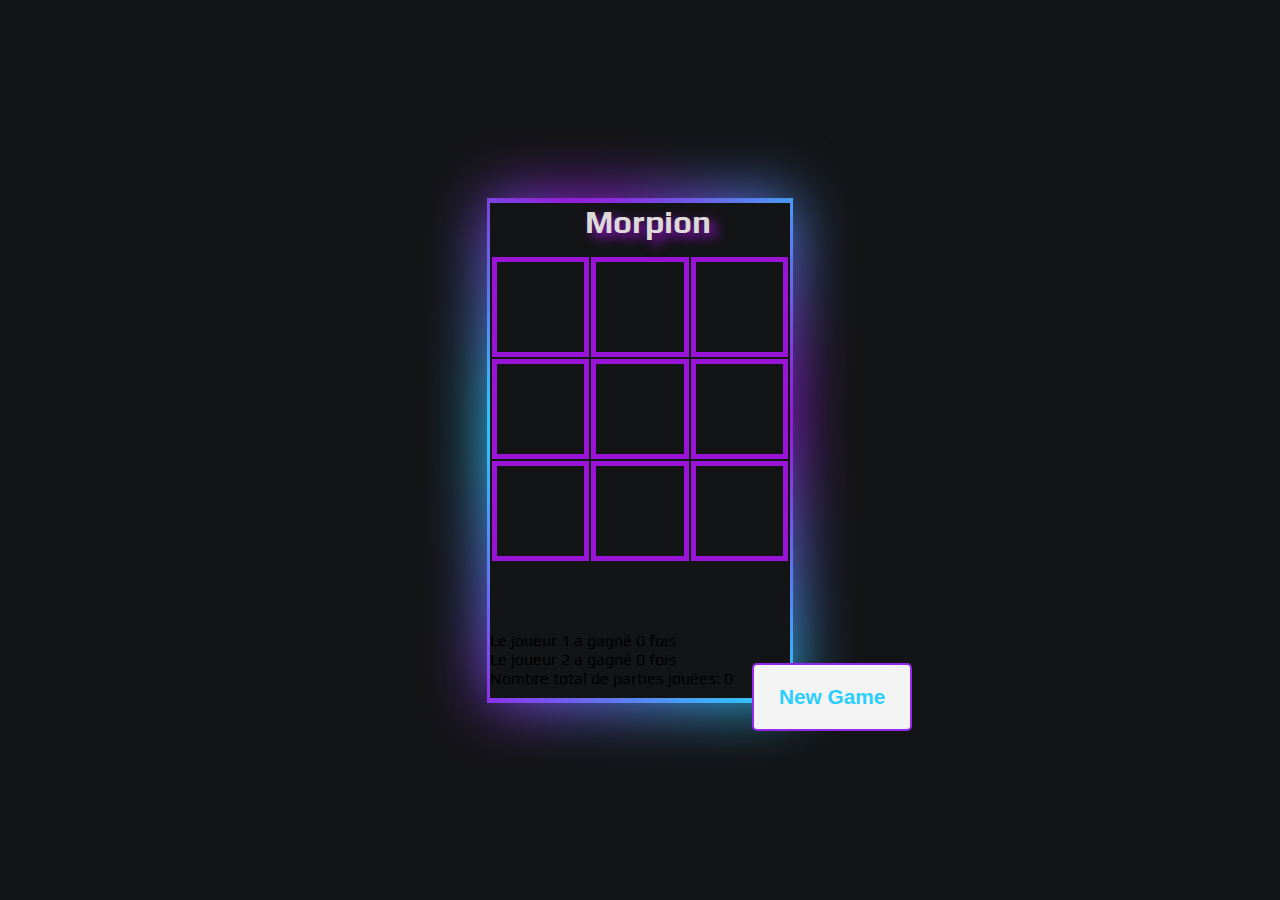
<file: tic-tac-toe-master/tic-tac.html>
<!DOCTYPE html>
<html lang="en">

<head>
    <meta charset="UTF-8">
    <meta name="viewport" content="width=device-width, initial-scale=1.0">
    <title>Tic-Tac</title>
    <link rel="stylesheet" href="https://stackpath.bootstrapcdn.com/bootstrap/5.0.0-alpha1/css/bootstrap.min.css"
        integrity="sha384-r4NyP46KrjDleawBgD5tp8Y7UzmLA05oM1iAEQ17CSuDqnUK2+k9luXQOfXJCJ4I" crossorigin="anonymous">
    <script src="https://cdn.jsdelivr.net/npm/popper.js@1.16.0/dist/umd/popper.min.js"
        integrity="sha384-Q6E9RHvbIyZFJoft+2mJbHaEWldlvI9IOYy5n3zV9zzTtmI3UksdQRVvoxMfooAo"
        crossorigin="anonymous"></script>
    <script src="https://stackpath.bootstrapcdn.com/bootstrap/5.0.0-alpha1/js/bootstrap.min.js"
        integrity="sha384-oesi62hOLfzrys4LxRF63OJCXdXDipiYWBnvTl9Y9/TRlw5xlKIEHpNyvvDShgf/"
        crossorigin="anonymous"></script>
    <link rel="stylesheet" href="style.css">
    <link rel="preconnect" href="https://fonts.gstatic.com">
    <link href="https://fonts.googleapis.com/css2?family=Play:wght@700&display=swap" rel="stylesheet">


</head>

<body>


    <div class="container">
        <div class="row">
            <div class="col">
                <h1>Morpion</h1>
                <div id="result"></div>
                <table class="table-style">
                    <tr>
                        <td value="0"></td>
                        <td value="1"></td>
                        <td value="2"></td>
                    </tr>
                    <tr>
                        <td value="3"></td>
                        <td value="4"></td>
                        <td value="5"></td>
                    </tr>
                    <tr>
                        <td value="6"></td>
                        <td value="7"></td>
                        <td value="8"></td>
                    </tr>
                </table>
                <button id="new-game">New Game</button>
                <div id="player-turn"></div>
                <div id="p1"></div>
                <div id="p2"></div>
                <div id="total"></div>
                <div id="root">
                    <div id="resultMessage"></div>

                </div>
            </div>
        </div>


        <!-- Add a temp text here in resultMessage 
        "Fin de la partie" in order to test css styles. 
        After remove it so that the JS can add it when needed.-->
    </div>
    <script src="./tic-tac.js"></script>
</body>

</html>
</file>
<file: cornfood/css/style.css>
/**********************************
    Ajouter une police locale
***********************************/
@font-face {
  font-family: "Rockwell";
  src: url("font/Rockwell.eot");
  src: local("Rockwell"),
    url("font/Rockwell.eot?#iefix") format("embedded-opentype"),
    url("font/Rockwell.woff") format("woff"),
    url("font/Rockwell.ttf") format("truetype");
  font-weight: normal;
  font-style: normal;
}

/**********************************
            STYLE GENERAL
***********************************/
html {
  scroll-behavior: smooth; /*pour faire un smoothscrool sur les ancres*/
}
body {
  font-family: Roboto, Arial, Helvetica, sans-serif;
  font-size: 13px;
  color: #3c3c3c;
  overflow-x: hidden;
}
a {
  transition: all 0.3s ease;
}
h2 {
  font-size: 35px;
}
h3 {
  font-size: 18px;
  color: #4b4975;
}

/**********************************
        CLASSES GLOBALES
***********************************/
.roboto {
  font-family: Roboto, Arial, Helvetica, sans-serif;
}
.rockwell,
h2,
h3 {
  font-family: Rockwell, "Times New Roman", Times, serif;
}
.black {
  font-weight: 900;
}
.shadow {
  box-shadow: 0 3px 6px rgba(0, 0, 0, 0.2) !important;
}

/**********************************
            HEADER
***********************************/
header#entete {
  background-image: linear-gradient(
      to top right,
      rgba(234, 145, 145, 0.7),
      rgba(75, 73, 117, 0.7)
    ),
    url(../img/photo.jpeg);
  background-position: center center;
  padding-top: 30px;
  background-size: cover;
}
header#entete::after {
  content: "";
  width: 40px;
  height: 40px;
  transform: rotate(45deg);
  position: absolute;
  background: white;
  margin-top: -20px;
  left: 50%;
  margin-left: -20px;
}
#nav img {
  height: 60px;
}
#nav ul {
  margin-bottom: 0;
}
#nav ul li {
  margin-right: 30px;
  text-transform: uppercase;
  color: white;
  font-size: 14px;
}
#nav ul li:last-of-type {
  margin-right: 0px;
}
#titre {
  padding: 150px 20px 200px;
  text-align: center;
  color: white;
}
#titre.shorter {
  padding: 70px 20px 100px;
}
#titre h2 {
  font-size: 15px;
  margin: 20px 0 30px;
}
#titre a {
  color: #ea9191 !important;
  background: white;
  padding: 7px 25px;
  border-radius: 50px;
  font-size: 15px;
}
#titre a:hover {
  box-shadow: 3px 5px 10px rgba(0, 0, 0, 0.2) !important;
}

/**********************************
        HOME - Concept
***********************************/
#concept {
  padding: 150px 15px 50px;
}
#concept h2 {
  color: #4b4975;
  line-height: 55px;
  padding-left: 20%;
  margin-top: -12px;
}
#concept h2::before {
  content: "";
  height: 200px;
  width: 230px;
  position: absolute;
  z-index: -1;
  top: -90px;
  left: 15px;
  background-image: url(../img/grain.png), linear-gradient(#e6b331, #e6b331);
  background-size: cover;
  background-repeat: no-repeat;
  box-shadow: 0 3px 6px rgba(0, 0, 0, 0.2);
}
#concept article {
  padding: 0 20px 20px 45px;
}
#concept article h3 {
  margin-bottom: 20px;
}
#concept article p {
  padding-left: 5px;
}
#concept article img {
  float: left;
  margin: -12px 15px 0 -45px;
  height: 35px;
}

/**********************************
    PAGE PRODUITS - Carrousel
***********************************/

#featured {
  margin: 50px auto;
}
#featured h2 {
  color: #ea9191;
  margin-bottom: 30px;
}
#featured .carousel-item {
  background: linear-gradient(
    to top right,
    rgba(234, 145, 145, 0.7),
    rgba(75, 73, 117, 0.7)
  );
}
#featured img {
  height: 400px;
  object-fit: cover;
  object-position: center;
  mix-blend-mode: multiply;
}

#featured .carousel-caption {
  background: rgba(0, 0, 0, 0.2);
}
#featured .carousel-caption h3 {
  color: white;
}

/**********************************
        FOOTER
***********************************/
footer {
  padding: 80px 0 20px;
  margin-top: 100px;
  background: linear-gradient(
    to top right,
    #96859e,
    20%,
    rgba(234, 145, 145, 1),
    #e6b331
  );
  color: white;
}
footer img {
  height: 40px;
}
footer #email::before {
  content: "";
  height: 40px;
  width: 1px;
  display: block;
  background: white;
  margin: 0 0 15px 25px;
}
footer #email::after {
  content: "";
  height: 40px;
  width: 1px;
  display: block;
  background: white;
  margin: 15px 0 0 134px;
}
footer #sep {
  width: 40px;
  height: 1px;
  display: block;
  background: white;
  margin: 0 15px;
}
footer #adresse {
  text-align: center;
  margin-top: 15px;
  width: 60%;
}
footer ul {
  margin-top: 55px;
  width: 60%;
}

footer form *:not(.bouton) {
  width: 100%;
  margin-bottom: 15px;
  padding: 15px 20px;
  border: none;
  border-radius: 30px;
  background: rgba(255, 255, 255, 0.35);
  color: white;
}
footer form *::placeholder {
  color: white;
}
footer form .bouton {
  background: #ea9191 !important;
  color: white;
  padding: 7px 25px;
  border-radius: 50px;
  font-size: 15px;
  border: none;
  margin-top: -35px;
  position: relative;
}

footer .footer::before {
  content: "";
  width: 50%;
  height: 1px;
  background: white;
  display: block;
  margin: 50px 0 30px;
}

/**********************************
    HOME - Produits
***********************************/

#produits.shadow {
  border-radius: 40px;
  padding: 50px 0 30px;
  box-shadow: 0 1px 6px rgba(0, 0, 0, 0.1);
}
#produits ul {
  text-align: center;
  margin-top: 40px;
}
#produits ul li {
  margin-bottom: 30px;
}
#produits h2 {
  text-align: center;
  color: #ea9191;
}
#produits img {
  width: 50%;
  margin-bottom: 15px;
}
#produits span {
  font-size: 15px;
}

/**********************************
      Single Produit
***********************************/
#infos .buy {
  border: 1px solid rgba(0, 0, 0, 0.1);
  padding: 20px 15px;
  border-radius: 3px;
}
#infos .buy #buy {
  display: block;
  background-color: rgba(234, 145, 145, 1);
  padding: 12px 0;
  border-radius: 3px;
  text-align: center;
  color: white !important;
}

#infos .flavor li {
  background-color: rgba(0, 0, 0, 0.05);
  border: 1px solid rgba(0, 0, 0, 0.1);
  padding: 5px;
  margin-right: 10px;
  border-radius: 3px;
}
#infos .flavor li:hover,
#infos .number:hover {
  background-color: rgba(0, 0, 0, 0.08);
}
#infos input {
  width: 50px;
  border: 1px solid rgba(0, 0, 0, 0.1);
  text-align: center;
  height: 33px;
  display: flex;
  align-items: center;
  justify-content: center;
  border-left: none;
  border-right: none;
}
#infos .number {
  width: 35px;
  height: 33px;
  border: 1px solid rgba(0, 0, 0, 0.1);
  background-color: rgba(0, 0, 0, 0.05);
  display: flex;
  align-items: center;
  justify-content: center;
  cursor: pointer;
  text-align: center;
}
#infos .number:first-of-type {
  border-right-color: rgba(0, 0, 0, 0.07);
  border-top-left-radius: 3px;
  border-bottom-left-radius: 3px;
}
#infos .number:last-of-type {
  border-left-color: rgba(0, 0, 0, 0.07);
  border-top-right-radius: 3px;
  border-bottom-right-radius: 3px;
}
#infos nav:first-of-type ol {
  background-color: white;
}

/**********************************
            RESPONSIVE
***********************************/

/* STYLE TABLETTE */
@media screen and (min-width: 768px) and (max-width: 991px) {
  #concept h2::before {
    height: 300px;
    left: 45px;
    width: 160px;
  }
  footer #adresse {
    width: 100%;
  }
  footer ul {
    width: 100%;
  }
}

/* STYLE MOBILE */
@media screen and (max-width: 767px) {
  #concept h2::before {
    left: 45px;
  }
  #concept h2 {
    margin-bottom: 90px;
  }
  #concept article {
    padding: 0 20px 20px 85px;
  }
  #produits {
    width: 90%;
    margin: auto;
  }
  #produits li:nth-of-type(2) {
    margin: 30px 0;
  }
  header,
  footer {
    padding-left: 20px;
    padding-right: 20px;
  }
  footer ul {
    width: 100%;
  }
}

/* MENU MOBILE */
.bt-menu-trigger {
  display: none;
}
@media screen and (max-width: 767px) {
  nav#bt-menu ul {
    display: none;
  }
  .bt-menu-trigger {
    position: fixed;
    z-index: 9999;
    top: 25px;
    right: 30px;
    display: block;
    width: 42px;
    height: 50px;
    cursor: pointer;
  }
  .bt-menu-trigger span {
    position: absolute;
    top: 50%;
    left: 0;
    display: block;
    width: 100%;
    height: 4px;
    margin-top: -2px;
    background-color: #e6b331;
    font-size: 0px;
  }
  .bt-menu-trigger span:before,
  .bt-menu-trigger span:after {
    position: absolute;
    left: 0;
    width: 100%;
    height: 4px;
    background: #e6b331;
    content: "";
  }
  .bt-menu-trigger span:before {
    top: -10px;
  }
  .bt-menu-trigger span:after {
    top: 10px;
  }
}
</file>
<file: travel/style.css>
* {
    padding: 0;
    margin: 0;
    box-sizing: border-box;

}

body {
    font-family: 'Trebuchet MS', 'Lucida Sans Unicode', 'Lucida Grande', 'Lucida Sans', Arial, sans-serif;
    font-size: 15px;
}

h1 {
    font-family: 'Bebas Neue', cursive;
    font-size: 40px;
    color:#333;
}

.wrapper {
    max-width: 940px;
    margin: 0 auto;
    padding: 0 10px;
}
ul {
    list-style: none;
}

.dot {
    color:rgb(236, 116, 17);
}

.logo {
    color:rgb(236, 116, 17);
}

a {
    text-decoration: none;
    color: #333;
}

h2 {
    color: #333;
    font-size: 50px;
}
h4 {
    font-size: 24px;
    color: #333;
}
p {
    line-height: 1.4;
    color: #777;
}
.clear {
    clear: both;
}
small {
    font-size: 13px;
    font-style: italic;
}
h3 {
    font-size: 30px;
    color: #333;
}



/* HEADER */
header {
    height: 120px;
}

header h1 {
    float: left;
    margin: 32px 20px;
}

header nav {
    float: right;
    margin-top: 50px;
}
header nav ul li {
    float: left;
    display: inline-block;
   
}
header nav ul li a {
    text-transform: upperCase;
    margin-right: 40px;
    font-size: 0.8em;
    font-weight: bold;
}
header nav ul li a:hover{
    border-bottom: 1px solid rgb(236, 116, 17) ;
    color: rgb(236, 116, 17);
}


/* Main */
 #main {
     height: 610px;
     background: url('images/pexels-aleksandar-pasaric-1285625.jpg') no-repeat center center/cover;
 }
 #main h2 {
    font-weight: normal;
    text-transform: uppercase;
    text-align: center;
    padding: 150px 0 40px 0;
 }
 

 .toutdesuit {
     font-weight: bold;
     font-size: 40px;
 }

 .btn-1 {
     width: 150px;
     height: 50px;
     display: block;
     background-color: rgb(231, 108, 36);
     text-align: center;
     font-size: 18px;
     margin: 0 auto; 
     line-height: 50px;   
     color: #333;
     border-radius: 20px;
     border: none;;
  
 }
 
 .btn-1:hover {
    color: #f4f4f4;
    background-color: rgb(241, 156, 86);
}

/* STEPS */

#steps ul {
    margin: 80px 0;
}
#steps ul li  {
    width: 280px;   
    padding-top: 140px;
    float: left;
    text-align: center;
    margin-right: 25px;
}
#steps p {
    margin-bottom: 20px;
}
#steps h4 {
    margin-bottom: 20px;
    text-transform: uppercase;
    margin-
}
#step-1 {
    background: url('images/steps-1.png') no-repeat top center;
}
#step-2 {
    background: url('images/steps-2.png') no-repeat top center;
}
#step-3 {
    background: url('images/steps-3.png') no-repeat top center;
}

/* Possibilities */

.trip {
    background: url('images/trip-1.jpg') no-repeat center center/cover;
}
.trip-2 {
    background: url('images/trip2.jpg') no-repeat center center/cover;
}

#possib {
    padding: 60px 0;
    background-color: #efefef;
}
#possib article {
    width: 440px;
    height: 270px;
    float: left;
    border-radius: 10px;
}
#possib article:first-child {
    margin-right: 20px;
}

.overlay {
        background: rgb(255, 255, 255, 0.9);
        height: 100%;
        width: 200px;
        padding: 20px;
        border-radius: 10px 0 0 10px;
        text-align: center;
}
article h4 {
    border-bottom: 1px solid #ddd;
    padding-bottom: 20px;
    text-transform: uppercase;
    margin-bottom: 20px;
    text-align: center;
}
#possib p {
    text-align: center;
    margin-bottom: 20px;
}

.btn-2 {
    color: #f4f4f4;
    background-color:rgb(231, 108, 36);
    padding: 8px 20px;
    border-radius: 5px;
  
}
.btn-2:hover {  
    color: #f4f4f4;
    background-color:rgb(248, 144, 83);

}

/* Contact */
#contact {
    padding: 60px 0;
    text-align: center;
}

#contact h3 {
    text-transform: uppercase;
    border-bottom: 1px solid orange;
    margin: 0  auto 20px auto;
    width: 400px;
    padding-bottom: 20px;
}

form {
    margin: 60px 0 20px 20px;
}

label {
    font-weight: bold;
    font-size: 20px;
    margin-right: 10px;
    color: #777;
}

input[type="text"] {
    padding: 8px;
    font-size: 16px;
    margin-right: 20px;
    border: solid 2px #ddd;
    border-radius: 5px;

}

.btn-contact {
    color: #f4f4f4;
    font-size: 18px;
    padding: 10px;
    font-weight: bold;
    background-color: rgb(231, 108, 36);
    border-style: none;
    border-radius: 5px;
}
.btn-contact:hover {
    background-color: #333;
    
}
    
/* FOOTER */
footer {
    height: 200px;
    background-color: #333;
}
footer h1 {
    color: #f4f4f4;
    text-align: center;
    padding-top: 50px;
}
.copyright {
    font-weight: bold;
    text-align: center;
    padding-top: 30px;
    color: #777;
    font-size: 13px;
}
</file>
<file: typing-game/style.css>
@import url("https://fonts.googleapis.com/css2?family=Roboto:wght@400;900&display=swap");

* {
  box-sizing: border-box;
}

body {
  background-color: #0cbaba;
  background-image: linear-gradient(315deg, #0cbaba 0%, #380036 74%);
  display: flex;
  align-items: center;
  justify-content: center;
  min-height: 100vh;
  margin: 0;
  font-family: "Roboto", sans-serif;
}

button {
  cursor: pointer;
  font-size: 14px;
  border-radius: 4px;
  padding: 5px 15px;
}

select {
  width: 200px;
  padding: 13px;
  appearance: none;
  -webkit-appearance: none;
  -moz-appearance: none;
  border-radius: 20px;
  background-color: #a7c5e3;
}

select:focus,
button:focus {
  outline: 0;
}

.settings-btn {
  position: absolute;
  bottom: 30px;
  left: 30px;
}

.settings {
  position: absolute;
  top: 0;
  left: 0;
  width: 100%;
  background-color: rgba(0, 0, 0, 0.3);
  height: 70px;
  color: #fff;
  display: flex;
  align-items: center;
  justify-content: center;
  transform: translateY(0);
  transition: transform 0.3s ease-in-out;
}

.settings.hide {
  transform: translateY(-100%);
}

.container {
  background: linear-gradient(315deg, #7f5a83 0%, #0d324d 74%);

  padding: 20px;
  border-radius: 10px;
  box-shadow: 0 3px 5px rgba(0, 0, 0, 0.3);
  color: #fff;
  position: relative;
  text-align: center;
  width: 500px;
}

h2 {
  background-color: rgba(0, 0, 0, 0.3);
  padding: 8px;
  border-radius: 4px;
  margin: 0 0 40px;
}

h1 {
  margin: 0;
}

input {
  border: 0;
  border-radius: 4px;
  font-size: 14px;
  width: 300px;
  padding: 12px 20px;
  margin: 30px 0;
}

.score-container {
  position: absolute;
  top: 60px;
  right: 20px;
}

.time-container {
  position: absolute;
  top: 60px;
  left: 20px;
}

.end-game-container {
  background: inherit;
  display: none;
  align-items: center;
  justify-content: center;
  flex-direction: column;
  position: absolute;
  top: 0;
  left: 0;
  width: 100%;
  height: 100%;
  z-index: 1;
}
</file>
<file: tic-tac-toe-master/style.css>
/* set colors for joueur1  and joueur2 */

* {
    margin: 0;
    padding: 0;
    box-sizing: border-box;
}

body {
    display: flex;
    justify-content: center;
    align-items: center;
    font-family: 'Play', sans-serif;
    height: 100vh;
    background: #131416;
}

.joueur1 {
    color: #2cceff;
    text-align: center;
    font-family: 'Play', sans-serif;
    font-size: 1.6rem;
    font-weight: 500;
    width: 300px;
    position: absolute;
    top: 200px;
    left: -50px;
}

.joueur2 {
    color: #d737ff;
    text-align: center;
    font-family: 'Play', sans-serif;
    font-size: 1.6rem;
    font-weight: 500;
    width: 300px;
    position: absolute;
    top: 200px;
    right: -50px;
}

/* Button new-game */

#new-game {
    border: 2px solid #9429ec;
    background-color: #f4f4f4;
    border-radius: 5px;
    color: #2cceff;
    font-size: 1.3rem;
    font-weight: 600;
    padding: 20px 25px;
    position: relative;
    top: 100px;
    left: 262px;
    transition: all 1s ease-in-out;
    text-align: center;
    animation: anim1 5s infinite;
}

#new-game:hover {
    background-color: #9914d6;
    color: #2cceff;
    transform: rotate(360deg);
    font-size: 1.6rem;
}

h1 {
    padding-left: 15px;
    text-align: center;
    padding-bottom: 15px;
    color: #ddd9d9;
    ;
    text-shadow: 0.4rem 0.3rem 0.7rem #9914d6;
}

h2 {
    text-align: center;
}

h3 {
    text-align: center;
}

.container {
    max-width: 710px;
    max-height: 800px;
    margin: 20px auto;
    /* Modified to auto */
    background: #131415;
    position: relative;
}

.container::before, .container::after {
    position: absolute;
    content: '';
    top: 0;
    left: 0;
    background: linear-gradient(45deg, #9429ec, #2cceff, #9914d6, #2cceff, #9429ec, #2cceff, #d737ff, #2cceff);
    width: 100%;
    height: 100%;
    background-size: 500%;
    z-index: -1;
    transform: scale(1.02)
}

.container::after {
    filter: blur(30px);
    animation: animate 20s infinite;
}

.table-style {
    /* outer table styles */
    width: 300px;
    height: 300px;
    border: 8px solid #9914d6);
    margin: auto;
}

td {
    width: 100px;
    height: 100px;
    border: 5px solid #9914d6;
    text-align: center;
    font-size: 2rem;
    color: azure;
}

#resultMessage {
    position: relative;
    bottom: 370px;
    font-weight: 600;
    text-decoration: none;
    color: white;
    text-align: center;
    animation: result 3s ease-in-out forwards;
    border-radius: 5px;
    padding-top: 10px;
    font-size: 1.8rem;
}

@keyframes result {
    50% {
        color: #2cceff;
        transform: translateY(100px) rotate(360deg);
        font-size: 2rem;
    }
    100% {
        color: #9429ec;
        transform: translateY(320px);
    }
}

@keyframes anim1 {
    25% {
        background-color: #9429ec;
        color: #2cceff
    }
    50% {
        background-color: #2cceff;
        color: #9429ec;
    }
    75% {
        background-color: #9429ec;
        color: #2cceff;
    }
    100% {
        background-color: #2cceff;
        color: #9429ec;
    }
}

@keyframes animate {
    0% {
        background-position: 0 0;
    }
    50% {
        background-position: 300% 0;
    }
    100% {
        background-position: 0 0;
    }
}
</file>
